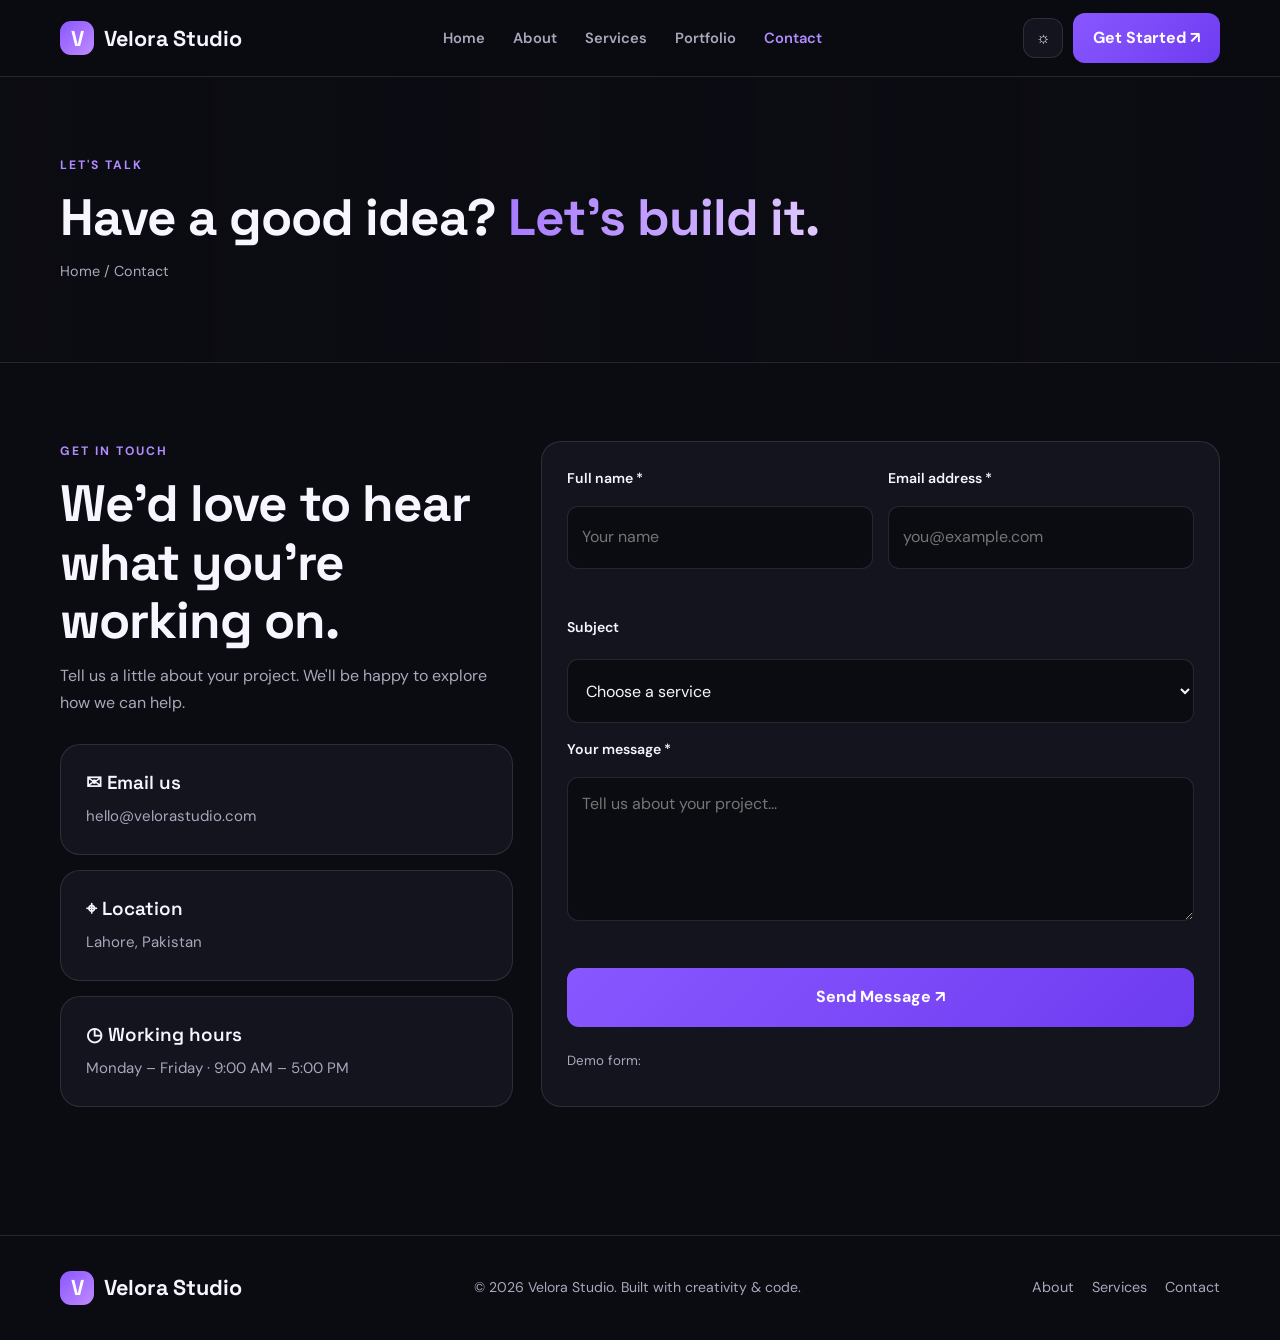
<file: contact.html>
<!DOCTYPE html>
<html lang="en">
<head>
  <meta charset="UTF-8">
  <meta name="viewport" content="width=device-width, initial-scale=1.0">
  <meta name="description" content="Velora Studio is a creative digital agency building beautiful websites and memorable brands.">
  <title>Contact | Velora Studio</title>
  <link rel="stylesheet" href="style.css">
  <script src="script.js" defer></script>
</head>
<body>
<header class="site-header">
  <div class="container nav">
    <a class="logo" href="index.html"><span class="logo-mark">V</span> Velora Studio</a>
    <nav class="nav-links" aria-label="Main navigation">
      <a href="index.html" class="">Home</a><a href="about.html" class="">About</a>
      <a href="services.html" class="">Services</a><a href="portfolio.html" class="">Portfolio</a>
      <a href="contact.html" class="active">Contact</a>
    </nav>
    <div class="nav-actions"><button class="icon-btn theme-toggle" aria-label="Toggle theme">☼</button><a class="btn" href="contact.html">Get Started ↗</a><button class="menu-btn" aria-label="Open menu" aria-expanded="false">☰</button></div>
  </div>
</header>
<main>

<section class="page-hero"><div class="container"><div class="eyebrow">Let's talk</div><h1 class="page-title">Have a good idea? <span class="gradient-text">Let's build it.</span></h1><p class="breadcrumb">Home / Contact</p></div></section>
<section class="section"><div class="container contact-layout"><div><div class="eyebrow">Get in touch</div><h2>We'd love to hear what you're working on.</h2><p class="section-intro">Tell us a little about your project. We'll be happy to explore how we can help.</p><div class="contact-info" style="margin-top:28px"><div class="card"><h3>✉ Email us</h3><p>hello@velorastudio.com</p></div><div class="card"><h3>⌖ Location</h3><p>Lahore, Pakistan</p></div><div class="card"><h3>◷ Working hours</h3><p>Monday – Friday · 9:00 AM – 5:00 PM</p></div></div></div>
<form class="card contact-form" id="contactForm" novalidate>
<div class="field"><label for="name">Full name *</label><input id="name" name="name" placeholder="Your name"><span class="error" id="nameError"></span></div>
<div class="field"><label for="email">Email address *</label><input id="email" name="email" type="email" placeholder="you@example.com"><span class="error" id="emailError"></span></div>
<div class="field full"><label for="subject">Subject</label><select id="subject" name="subject"><option value="">Choose a service</option><option>Web Development</option><option>UI/UX Design</option><option>Branding</option><option>Other</option></select></div>
<div class="field full"><label for="message">Your message *</label><textarea id="message" name="message" placeholder="Tell us about your project..."></textarea><span class="error" id="messageError"></span></div>
<div class="field full"><button class="btn" type="submit">Send Message ↗</button><p id="formStatus" role="status"></p><small style="color:var(--muted)">Demo form:</small></div>
</form></div></section>

</main>
<footer class="site-footer"><div class="container footer-row">
  <a class="logo" href="index.html"><span class="logo-mark">V</span> Velora Studio</a>
  <p>© 2026 Velora Studio. Built with creativity & code.</p>
  <div class="footer-links"><a href="about.html">About</a><a href="services.html">Services</a><a href="contact.html">Contact</a></div>
</div></footer>
<button class="back-top" aria-label="Scroll to top">↑</button>
</body></html>
</file>
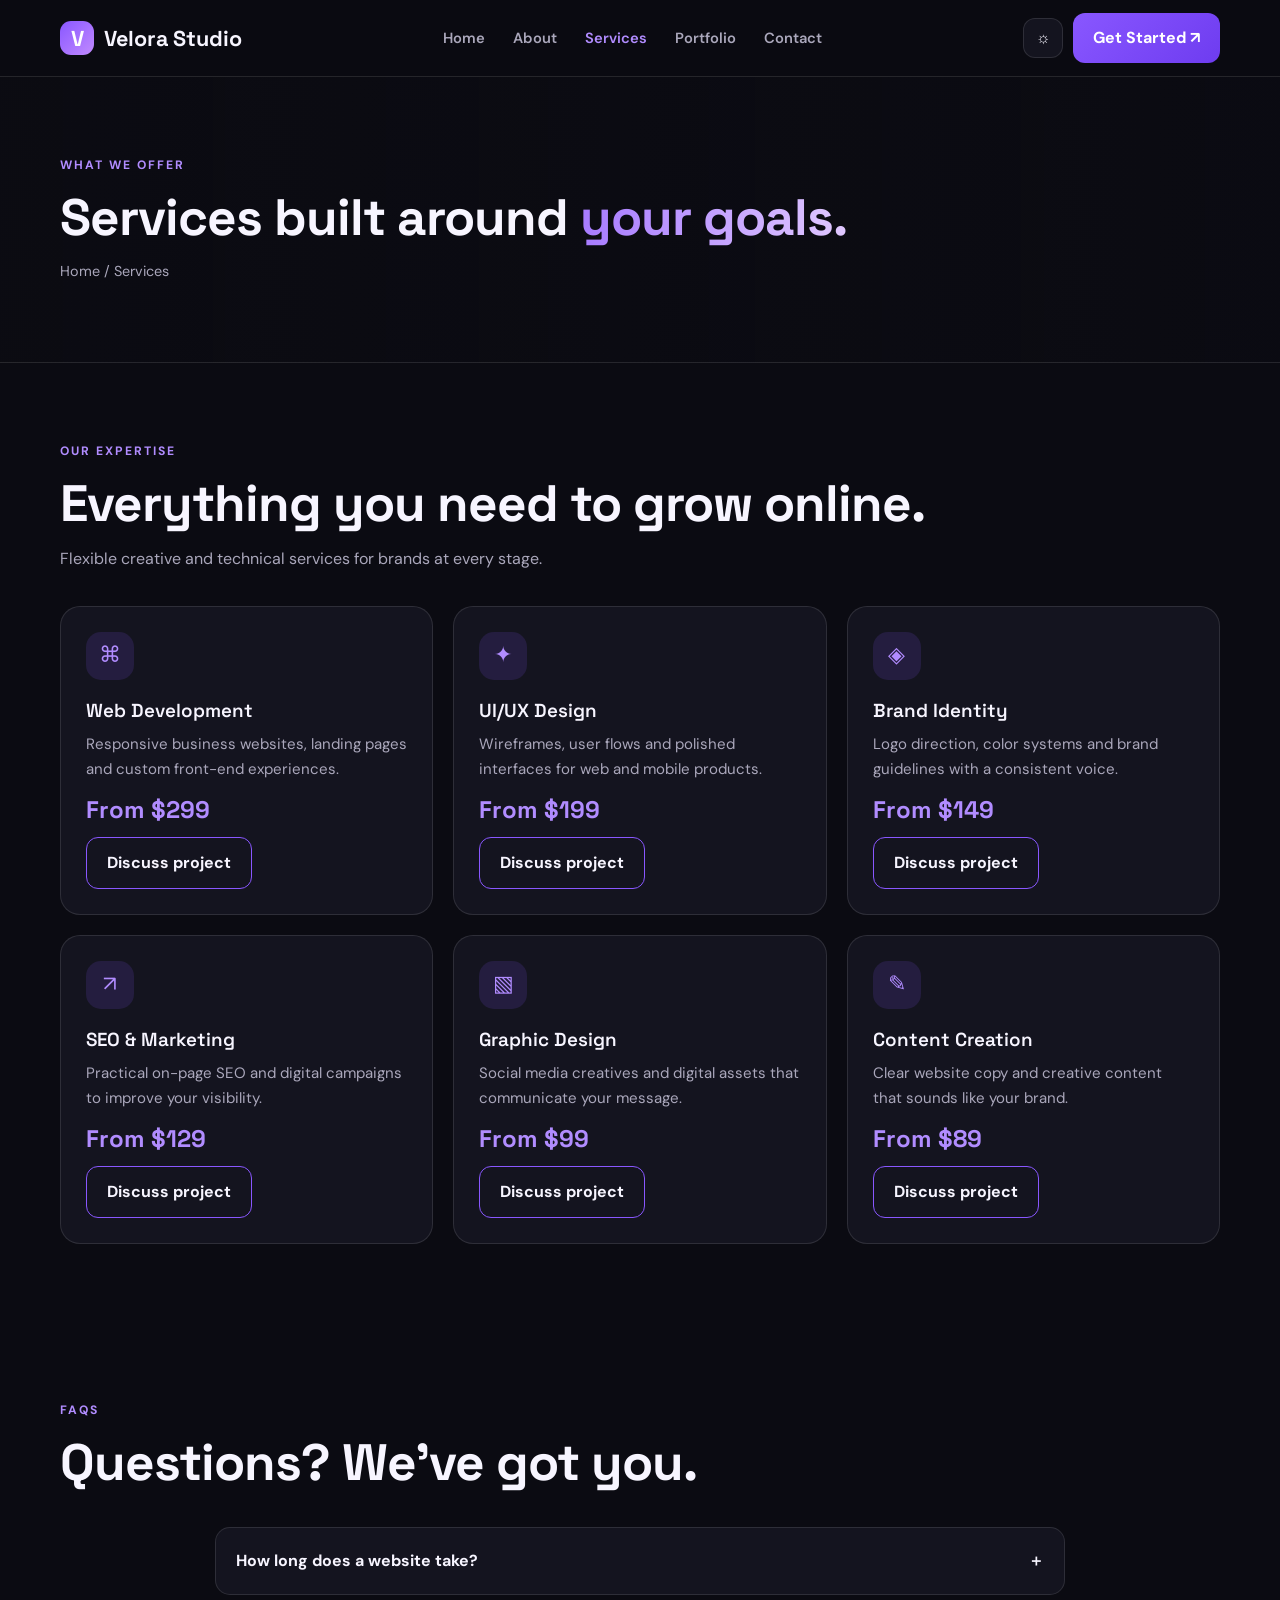
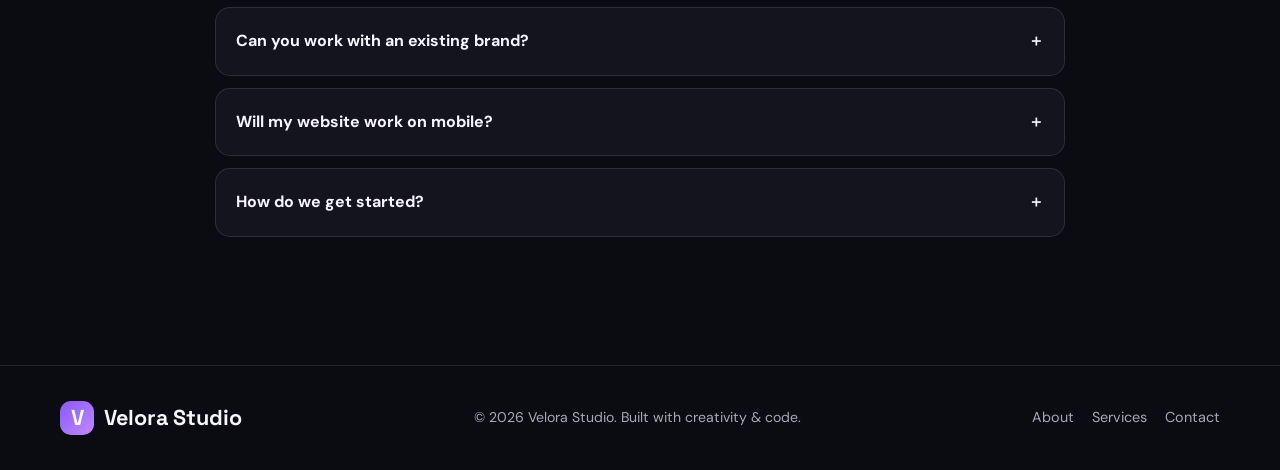
<file: services.html>
<!DOCTYPE html>
<html lang="en">
<head>
  <meta charset="UTF-8">
  <meta name="viewport" content="width=device-width, initial-scale=1.0">
  <meta name="description" content="Velora Studio is a creative digital agency building beautiful websites and memorable brands.">
  <title>Services | Velora Studio</title>
  <link rel="stylesheet" href="style.css">
  <script src="script.js" defer></script>
</head>
<body>
<header class="site-header">
  <div class="container nav">
    <a class="logo" href="index.html"><span class="logo-mark">V</span> Velora Studio</a>
    <nav class="nav-links" aria-label="Main navigation">
      <a href="index.html" class="">Home</a><a href="about.html" class="">About</a>
      <a href="services.html" class="active">Services</a><a href="portfolio.html" class="">Portfolio</a>
      <a href="contact.html" class="">Contact</a>
    </nav>
    <div class="nav-actions"><button class="icon-btn theme-toggle" aria-label="Toggle theme">☼</button><a class="btn" href="contact.html">Get Started ↗</a><button class="menu-btn" aria-label="Open menu" aria-expanded="false">☰</button></div>
  </div>
</header>
<main>

<section class="page-hero"><div class="container"><div class="eyebrow">What we offer</div><h1 class="page-title">Services built around <span class="gradient-text">your goals.</span></h1><p class="breadcrumb">Home / Services</p></div></section>
<section class="section"><div class="container"><div class="section-head"><div><div class="eyebrow">Our expertise</div><h2>Everything you need to grow online.</h2><p class="section-intro">Flexible creative and technical services for brands at every stage.</p></div></div><div class="grid-3">
<article class="card"><div class="service-icon">⌘</div><h3>Web Development</h3><p>Responsive business websites, landing pages and custom front-end experiences.</p><div class="price">From $299</div><a class="btn btn-outline" href="contact.html">Discuss project</a></article>
<article class="card"><div class="service-icon">✦</div><h3>UI/UX Design</h3><p>Wireframes, user flows and polished interfaces for web and mobile products.</p><div class="price">From $199</div><a class="btn btn-outline" href="contact.html">Discuss project</a></article>
<article class="card"><div class="service-icon">◈</div><h3>Brand Identity</h3><p>Logo direction, color systems and brand guidelines with a consistent voice.</p><div class="price">From $149</div><a class="btn btn-outline" href="contact.html">Discuss project</a></article>
<article class="card"><div class="service-icon">↗</div><h3>SEO & Marketing</h3><p>Practical on-page SEO and digital campaigns to improve your visibility.</p><div class="price">From $129</div><a class="btn btn-outline" href="contact.html">Discuss project</a></article>
<article class="card"><div class="service-icon">▧</div><h3>Graphic Design</h3><p>Social media creatives and digital assets that communicate your message.</p><div class="price">From $99</div><a class="btn btn-outline" href="contact.html">Discuss project</a></article>
<article class="card"><div class="service-icon">✎</div><h3>Content Creation</h3><p>Clear website copy and creative content that sounds like your brand.</p><div class="price">From $89</div><a class="btn btn-outline" href="contact.html">Discuss project</a></article>
</div></div></section>
<section class="section"><div class="container"><div class="section-head"><div><div class="eyebrow">FAQs</div><h2>Questions? We've got you.</h2></div></div><div class="faq-list">
<div class="faq-item"><button class="faq-question">How long does a website take? <span>＋</span></button><div class="faq-answer">A typical small business website can take around 2–4 weeks, depending on content, features and feedback.</div></div>
<div class="faq-item"><button class="faq-question">Can you work with an existing brand? <span>＋</span></button><div class="faq-answer">Absolutely. We can build on your existing brand guidelines or help refresh them when needed.</div></div>
<div class="faq-item"><button class="faq-question">Will my website work on mobile? <span>＋</span></button><div class="faq-answer">Yes. Responsive layouts are part of our standard design and development process.</div></div>
<div class="faq-item"><button class="faq-question">How do we get started? <span>＋</span></button><div class="faq-answer">Send us a message through the contact page with a short description of your project.</div></div>
</div></div></section>

</main>
<footer class="site-footer"><div class="container footer-row">
  <a class="logo" href="index.html"><span class="logo-mark">V</span> Velora Studio</a>
  <p>© 2026 Velora Studio. Built with creativity & code.</p>
  <div class="footer-links"><a href="about.html">About</a><a href="services.html">Services</a><a href="contact.html">Contact</a></div>
</div></footer>
<button class="back-top" aria-label="Scroll to top">↑</button>
</body></html>
</file>
<file: style.css>
@import url('https://fonts.googleapis.com/css2?family=DM+Sans:wght@400;500;600;700&family=Space+Grotesk:wght@400;500;600;700&display=swap');
:root{--bg:#0b0b12;--surface:#14141f;--surface2:#1c1b2a;--text:#f7f5ff;--muted:#aaa7bb;--purple:#8957ff;--purple2:#b18cff;--line:rgba(255,255,255,.11);--shadow:0 18px 55px rgba(0,0,0,.24)}
*{box-sizing:border-box;margin:0;padding:0}html{scroll-behavior:smooth}body{font-family:'DM Sans',sans-serif;background:var(--bg);color:var(--text);line-height:1.65}body.light{--bg:#f7f6fb;--surface:#fff;--surface2:#efedf7;--text:#171423;--muted:#686477;--line:rgba(30,20,60,.13);--shadow:0 18px 55px rgba(50,35,90,.09)}a{color:inherit;text-decoration:none}img{max-width:100%;display:block}button,input,textarea,select{font:inherit}.container{width:min(1160px,92%);margin:auto}.site-header{position:sticky;top:0;z-index:100;background:rgba(11,11,18,.88);backdrop-filter:blur(16px);border-bottom:1px solid var(--line)}body.light .site-header{background:rgba(255,255,255,.9)}.nav{height:76px;display:flex;align-items:center;justify-content:space-between;gap:24px}.logo{font:700 1.35rem 'Space Grotesk';display:flex;align-items:center;gap:10px}.logo-mark{display:grid;place-items:center;width:34px;height:34px;border-radius:11px;background:linear-gradient(135deg,var(--purple),#c18aff);color:white}.nav-links{display:flex;align-items:center;gap:28px}.nav-links a{font-size:.92rem;color:var(--muted);font-weight:600;transition:.25s}.nav-links a:hover,.nav-links a.active{color:var(--purple2)}.nav-actions{display:flex;gap:10px;align-items:center}.icon-btn,.menu-btn{border:1px solid var(--line);background:var(--surface);color:var(--text);width:40px;height:40px;border-radius:12px;cursor:pointer}.menu-btn{display:none}.btn{display:inline-flex;align-items:center;justify-content:center;gap:8px;padding:12px 20px;border-radius:12px;background:linear-gradient(135deg,var(--purple),#6e3cf0);color:white;font-weight:700;border:0;cursor:pointer;transition:transform .25s,box-shadow .25s}.btn:hover{transform:translateY(-3px);box-shadow:0 10px 28px #8957ff55}.btn-outline{background:transparent;border:1px solid var(--purple);color:var(--text)}.eyebrow{color:var(--purple2);font-size:.76rem;letter-spacing:2px;text-transform:uppercase;font-weight:700;margin-bottom:14px}.hero{padding:86px 0 68px;display:grid;grid-template-columns:1.03fr .97fr;gap:48px;align-items:center;min-height:590px}.hero h1{font:700 clamp(2.8rem,6vw,5rem)/1.08 'Space Grotesk';letter-spacing:-2.5px;margin-bottom:22px}.gradient-text{background:linear-gradient(90deg,#a77bff,#e0c8ff);-webkit-background-clip:text;background-clip:text;color:transparent}.hero p,.section-intro{color:var(--muted);max-width:560px}.hero-actions{display:flex;gap:13px;flex-wrap:wrap;margin-top:30px}.hero-image{height:430px;border-radius:28px;overflow:hidden;position:relative;border:1px solid var(--line);box-shadow:var(--shadow)}.hero-image img{width:100%;height:100%;object-fit:cover}.image-tag{position:absolute;bottom:20px;left:20px;background:#11111ddd;border:1px solid #ffffff2a;padding:14px 18px;border-radius:14px}.stats{display:grid;grid-template-columns:repeat(4,1fr);gap:18px;padding:25px 0 55px}.stat{border-right:1px solid var(--line);text-align:center}.stat:last-child{border:0}.stat strong{font:700 2rem 'Space Grotesk';color:var(--purple2);display:block}.stat span{font-size:.86rem;color:var(--muted)}.section{padding:78px 0}.section-head{display:flex;justify-content:space-between;align-items:end;gap:24px;margin-bottom:34px}.section h2,.page-title{font:700 clamp(2rem,4vw,3.2rem)/1.15 'Space Grotesk';letter-spacing:-1px}.section-intro{margin-top:12px}.grid-3{display:grid;grid-template-columns:repeat(3,1fr);gap:20px}.card{background:var(--surface);border:1px solid var(--line);border-radius:20px;padding:25px;transition:.25s}.card:hover{transform:translateY(-6px);border-color:#8957ff88;box-shadow:var(--shadow)}.service-icon{width:48px;height:48px;border-radius:15px;background:#8957ff24;color:var(--purple2);display:grid;place-items:center;font-size:1.35rem;margin-bottom:18px}.card h3{font:600 1.18rem 'Space Grotesk';margin-bottom:9px}.card p{color:var(--muted);font-size:.94rem}.project-card{padding:0;overflow:hidden}.project-card img{width:100%;height:220px;object-fit:cover}.project-info{padding:20px}.tag{display:inline-block;color:var(--purple2);font-size:.75rem;font-weight:700;margin-bottom:7px}.banner{padding:42px;border-radius:24px;background:linear-gradient(120deg,#26164d,#171326 65%,#39206c);border:1px solid #ffffff20;display:flex;align-items:center;justify-content:space-between;gap:25px}.banner p{color:#d0c8e1;margin-top:8px}.page-hero{padding:78px 0;background:linear-gradient(90deg,#0b0b12eF,#0b0b1280),url('https://images.unsplash.com/photo-1497366754035-f200968a6e72?auto=format&fit=crop&w=1800&q=85') center/cover;border-bottom:1px solid var(--line)}.page-hero .page-title{margin-bottom:12px}.breadcrumb{color:var(--muted);font-size:.9rem}.about-split{display:grid;grid-template-columns:1fr 1fr;gap:45px;align-items:center}.about-split img{height:390px;width:100%;object-fit:cover;border-radius:22px}.value-list{display:grid;gap:15px;margin-top:25px}.value-item{display:flex;gap:13px;align-items:flex-start}.check{color:var(--purple2);font-size:1.2rem}.team-card{padding:0;overflow:hidden}.team-card img{height:260px;width:100%;object-fit:cover}.team-card div{padding:18px}.team-card p{color:var(--muted);font-size:.88rem}.price{font:700 1.5rem 'Space Grotesk';color:var(--purple2);margin:12px 0}.filters{display:flex;gap:10px;flex-wrap:wrap;margin-bottom:25px}.filter-btn{padding:9px 16px;border:1px solid var(--line);border-radius:30px;background:var(--surface);color:var(--text);cursor:pointer}.filter-btn.active{background:var(--purple);border-color:var(--purple);color:white}.faq-list{max-width:850px;margin:auto;display:grid;gap:12px}.faq-item{border:1px solid var(--line);border-radius:15px;background:var(--surface);overflow:hidden}.faq-question{width:100%;padding:20px;background:none;border:0;color:var(--text);text-align:left;display:flex;justify-content:space-between;cursor:pointer;font-weight:700}.faq-answer{max-height:0;overflow:hidden;transition:max-height .3s ease;padding:0 20px;color:var(--muted)}.faq-item.open .faq-answer{max-height:150px;padding:0 20px 20px}.contact-layout{display:grid;grid-template-columns:.8fr 1.2fr;gap:28px}.contact-info{display:grid;gap:15px}.contact-form{display:grid;grid-template-columns:1fr 1fr;gap:15px}.field{display:grid;gap:7px}.field.full{grid-column:1/-1}.field label{font-size:.88rem;font-weight:600}.field input,.field textarea,.field select{width:100%;padding:13px 14px;border:1px solid var(--line);border-radius:11px;background:var(--bg);color:var(--text);outline:none}.field input:focus,.field textarea:focus,.field select:focus{border-color:var(--purple)}.field textarea{min-height:135px;resize:vertical}.error{color:#ff7777;font-size:.8rem;min-height:16px}.success{color:#6ee7a0;font-weight:600}.slider{position:relative;overflow:hidden;border-radius:22px;min-height:330px}.slide{display:none;min-height:330px;padding:55px;background:linear-gradient(90deg,#11111dee,#11111d88),url('https://images.unsplash.com/photo-1497366811353-6870744d04b2?auto=format&fit=crop&w=1400&q=85') center/cover}.slide.active{display:flex;flex-direction:column;justify-content:center}.slide h3{font:700 2rem 'Space Grotesk';max-width:600px}.slide p{color:#d5d0e0;max-width:550px;margin:12px 0 20px}.slider-controls{display:flex;gap:9px;margin-top:15px}.slider-controls button{width:40px;height:40px;border-radius:50%;border:1px solid var(--line);background:var(--surface);color:var(--text);cursor:pointer}.site-footer{border-top:1px solid var(--line);padding:35px 0;margin-top:50px}.footer-row{display:flex;justify-content:space-between;gap:20px;align-items:center}.footer-row p{color:var(--muted);font-size:.88rem}.footer-links{display:flex;gap:18px;color:var(--muted);font-size:.9rem}.back-top{position:fixed;right:22px;bottom:22px;width:45px;height:45px;border:0;border-radius:14px;background:var(--purple);color:white;font-size:1.2rem;cursor:pointer;display:none;z-index:90}.back-top.show{display:block}.reveal{opacity:0;transform:translateY(18px);transition:.6s}.reveal.visible{opacity:1;transform:none}
@media(max-width:850px){.nav-links{display:none;position:absolute;top:76px;left:0;right:0;background:var(--surface);padding:20px 5%;border-bottom:1px solid var(--line);flex-direction:column;align-items:flex-start}.nav-links.open{display:flex}.menu-btn{display:block}.hero{grid-template-columns:1fr;padding-top:60px}.hero-image{height:350px}.grid-3{grid-template-columns:repeat(2,1fr)}.about-split,.contact-layout{grid-template-columns:1fr}.section-head{align-items:flex-start;flex-direction:column}}
@media(max-width:560px){.nav{height:68px}.logo{font-size:1.15rem}.nav-links{top:68px}.nav-actions .btn{display:none}.hero h1{font-size:2.65rem}.hero-image{height:270px}.stats{grid-template-columns:repeat(2,1fr);row-gap:22px}.stat:nth-child(2){border:0}.grid-3{grid-template-columns:1fr}.section{padding:55px 0}.banner{padding:28px;align-items:flex-start;flex-direction:column}.page-hero{padding:55px 0}.contact-form{grid-template-columns:1fr}.field.full{grid-column:auto}.footer-row{align-items:flex-start;flex-direction:column}.footer-links{flex-wrap:wrap}.slide{padding:30px}.slide h3{font-size:1.6rem}}
</file>
